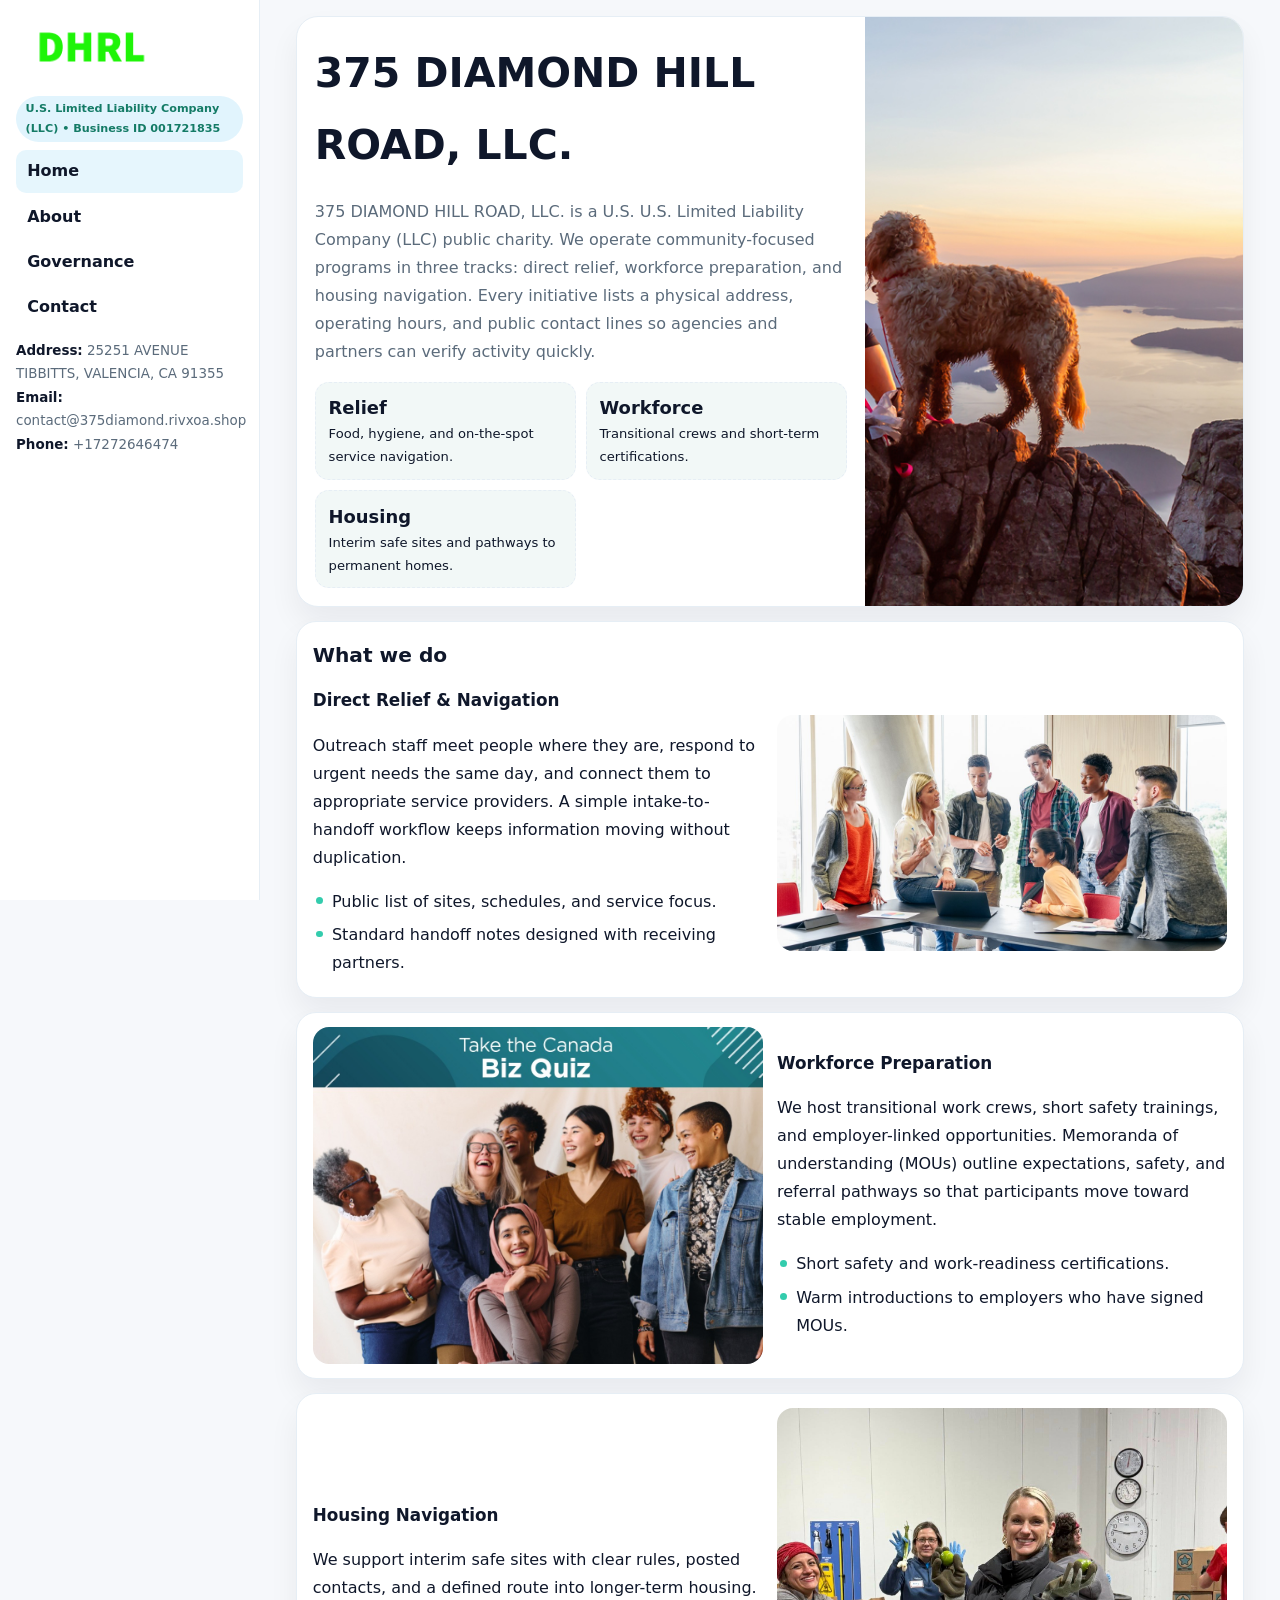
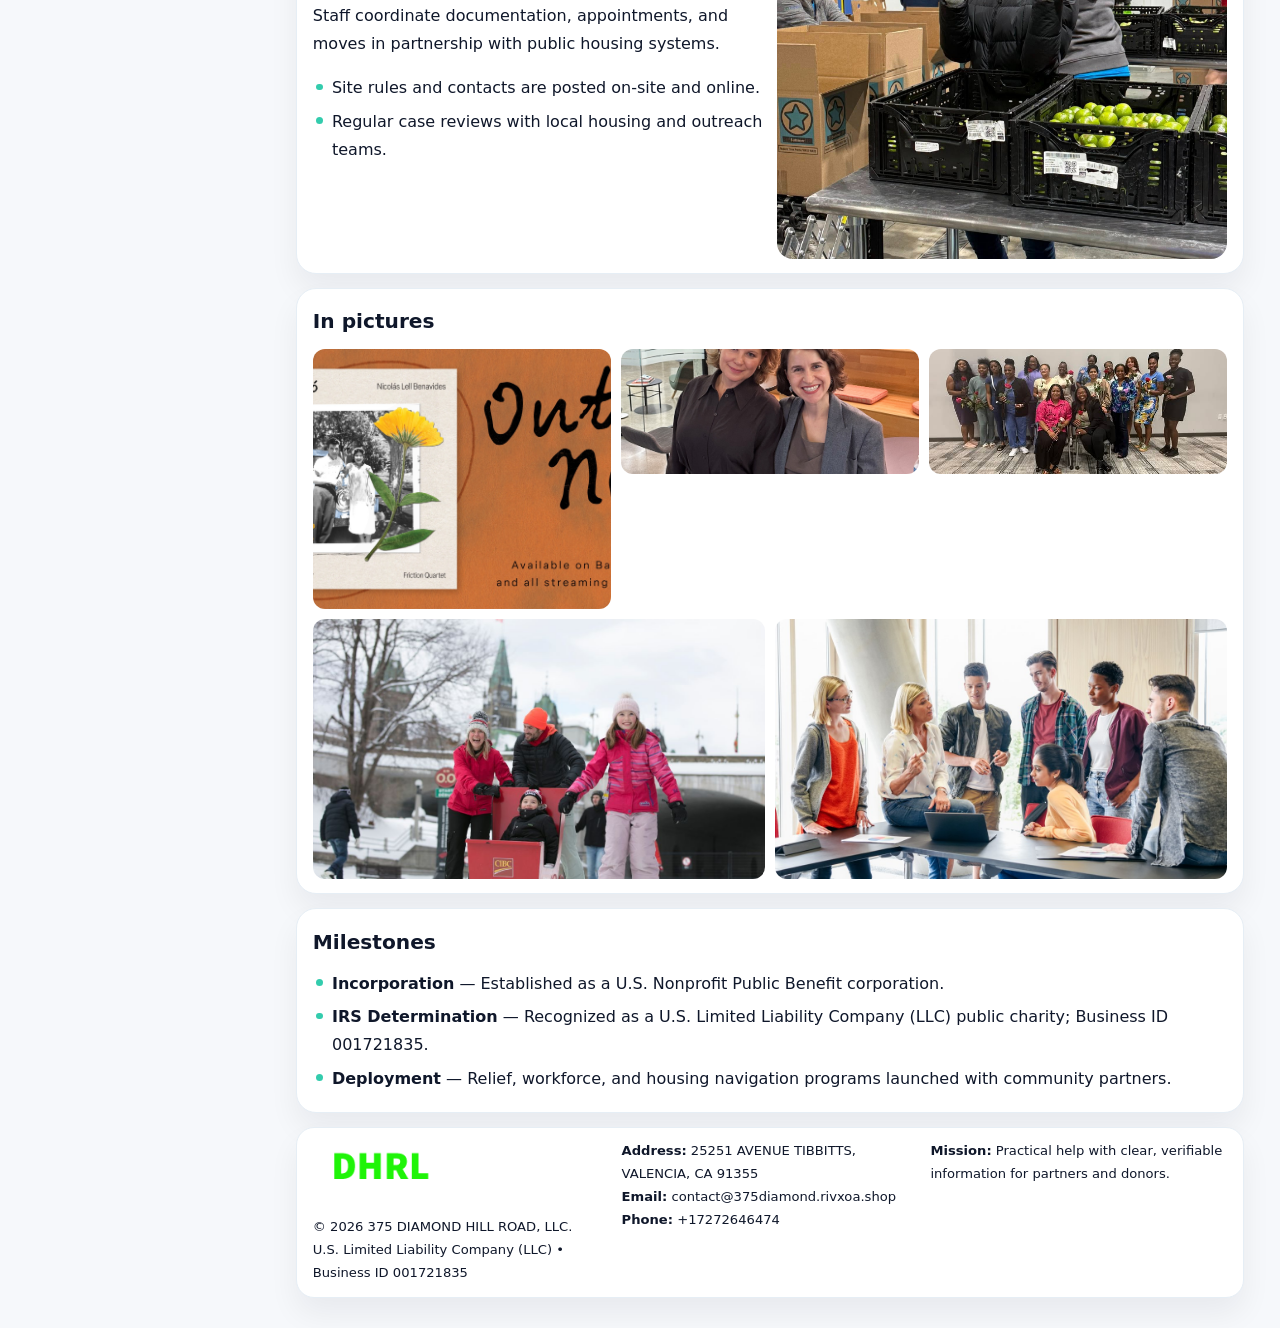
<file: index.html>
<!doctype html><html lang="en"><head>
<meta charset="utf-8">
<meta name="viewport" content="width=device-width,initial-scale=1">
<title>375 DIAMOND HILL ROAD, LLC. – Nonprofit • 2025</title>
<link rel="stylesheet" href="assets/styles.css">
<link rel="icon" href="images/logo.png">
<meta name="data-ein" content="001721835">
<meta name="data-name" content="375 DIAMOND HILL ROAD, LLC.">
  <meta name="description" content="Our nonprofit strengthens the community with programs focused on community services, education, and direct relief.">
<meta name="facebook-domain-verification" content="mxm73242g97j4xc85kkbld4g5oaqoc" />
</head>
<body>
<div style="position:absolute;left:-9999px;top:-9999px;opacity:0" data-uniq="{{UNIQUE_BLOB}}">
  <span>Our nonprofit strengthens the community with programs focused on community services, education, and direct relief.</span><svg width="12" height="12" viewBox="0 0 12 12" xmlns="http://www.w3.org/2000/svg"><circle cx="6" cy="6" r="5" fill="#047857"/></svg><img src="images/land.jpg" width="1" height="1" alt="" loading="lazy"/>
</div>

<div class="layout">
  <aside class="aside">
    <div class="logo">
      <a href="index.html"><img src="images/logo.png" alt="Logo"></a>
    </div>
    <div class="tag">U.S. Limited Liability Company (LLC) • Business ID 001721835</div>
    <nav class="c32123de2b7" style="margin-top:8px">
      <a class="active" href="index.html">Home</a>
      <a href="about.html">About</a>
      <a href="governance.html">Governance</a>
      <a href="contact.html">Contact</a>
    </nav>
    <div class="meta">
      <div><strong>Address:</strong> 25251 AVENUE TIBBITTS, VALENCIA, CA 91355</div>
      <div><strong>Email:</strong> contact@375diamond.rivxoa.shop</div>
      <div><strong>Phone:</strong> +17272646474</div>
    </div>
  </aside>

  <main>
    <div class="container">

      <!-- HERO -->
      <section class="c9b64cbbf23">
        <div class="hero-grid">
          <div class="cb2ce419347">
            <h1>375 DIAMOND HILL ROAD, LLC.</h1>
            <p>375 DIAMOND HILL ROAD, LLC. is a U.S. U.S. Limited Liability Company (LLC) public charity. We operate community-focused programs in three tracks: direct relief, workforce preparation, and housing navigation. Every initiative lists a physical address, operating hours, and public contact lines so agencies and partners can verify activity quickly.</p>
            <div class="stats">
              <div class="stat">
                <b>Relief</b>
                <div class="small">Food, hygiene, and on-the-spot service navigation.</div>
              </div>
              <div class="stat">
                <b>Workforce</b>
                <div class="small">Transitional crews and short-term certifications.</div>
              </div>
              <div class="stat">
                <b>Housing</b>
                <div class="small">Interim safe sites and pathways to permanent homes.</div>
              </div>
            </div>
          </div>
          <img src="images/hero.jpg" alt="Program overview">
        </div>
      </section>

      <!-- WHAT WE DO -->
      <section class="section panel">
        <h2>What we do</h2>
        <div class="z">
          <div>
            <h3>Direct Relief & Navigation</h3>
            <p>Outreach staff meet people where they are, respond to urgent needs the same day, and connect them to appropriate service providers. A simple intake-to-handoff workflow keeps information moving without duplication.</p>
            <ul class="timeline">
              <li>Public list of sites, schedules, and service focus.</li>
              <li>Standard handoff notes designed with receiving partners.</li>
            </ul>
          </div>
          <div class="imgbox"><img src="images/relief.jpg" alt="Relief activities"></div>
        </div>
      </section>

      <!-- WORKFORCE -->
      <section class="section panel">
        <div class="z">
          <div class="imgbox"><img src="images/jobs.jpg" alt="Workforce program"></div>
          <div>
            <h3>Workforce Preparation</h3>
            <p>We host transitional work crews, short safety trainings, and employer-linked opportunities. Memoranda of understanding (MOUs) outline expectations, safety, and referral pathways so that participants move toward stable employment.</p>
            <ul class="timeline">
              <li>Short safety and work-readiness certifications.</li>
              <li>Warm introductions to employers who have signed MOUs.</li>
            </ul>
          </div>
        </div>
      </section>

      <!-- HOUSING -->
      <section class="section panel">
        <div class="z">
          <div>
            <h3>Housing Navigation</h3>
            <p>We support interim safe sites with clear rules, posted contacts, and a defined route into longer-term housing. Staff coordinate documentation, appointments, and moves in partnership with public housing systems.</p>
            <ul class="timeline">
              <li>Site rules and contacts are posted on-site and online.</li>
              <li>Regular case reviews with local housing and outreach teams.</li>
            </ul>
          </div>
          <div class="imgbox"><img src="images/land.jpg" alt="Housing navigation"></div>
        </div>
      </section>

      <!-- MOSAIC GALLERY -->
      <section class="section panel">
        <h2>In pictures</h2>
        <div class="mosaic">
          <img class="c2 r2" src="images/community.jpg" alt="Community event">
          <img class="c2" src="images/education.jpg" alt="Education program">
          <img class="c2" src="images/programs.jpg" alt="Program table">
          <img class="c3 r2" src="images/about.jpg" alt="Team and partners">
          <img class="c3 r2" src="images/relief.jpg" alt="Relief crew">
        </div>
      </section>

      <!-- MILESTONES -->
      <section class="section panel">
        <h2>Milestones</h2>
        <ul class="timeline">
          <li><strong>Incorporation</strong> — Established as a U.S. Nonprofit Public Benefit corporation.</li>
          <li><strong>IRS Determination</strong> — Recognized as a U.S. Limited Liability Company (LLC) public charity; Business ID 001721835.</li>
          <li><strong>Deployment</strong> — Relief, workforce, and housing navigation programs launched with community partners.</li>
        </ul>
      </section>

      <footer class="footer">
        <div class="footer-grid">
          <div>
            <img src="images/logo.png" style="width:135px;margin-bottom:.35rem" alt="Logo">
            <div class="small">© <span id="y"></span> 375 DIAMOND HILL ROAD, LLC.</div>
            <div class="small">U.S. Limited Liability Company (LLC) • Business ID 001721835</div>
          </div>
          <div>
            <div class="small"><strong>Address:</strong> 25251 AVENUE TIBBITTS, VALENCIA, CA 91355</div>
            <div class="small"><strong>Email:</strong> <a href="mailto:contact@375diamond.rivxoa.shop">contact@375diamond.rivxoa.shop</a></div>
            <div class="small"><strong>Phone:</strong> <a href="tel:+17272646474">+17272646474</a></div>
          </div>
          <div>
            <div class="small"><strong>Mission:</strong> Practical help with clear, verifiable information for partners and donors.</div>
          </div>
        </div>
      </footer>
    </div>
  </main>
</div>

<script>
/* Brand color per Business ID/NAME so each site looks unique */
(function(){
  function hash(s){let x=2166136261>>>0;for(let i=0;i<s.length;i++){x^=s.charCodeAt(i);x=(x*16777619)>>>0;}return x>>>0;}
  const ein=document.querySelector('meta[name="data-ein"]')?.content||'0';
  const name=document.querySelector('meta[name="data-name"]')?.content||'';
  const k=hash((ein||name).replace(/\s+/g,''));
  const H=k%360,S=54+(k%18),L=50;
  const r=document.documentElement;
  r.style.setProperty('--brand',`hsl(${H} ${S}% ${L}%)`);
  r.style.setProperty('--brand-ink',`hsl(${H} ${Math.min(96,S+12)}% ${Math.max(22,L-22)}%)`);
  r.style.setProperty('--soft',`hsl(${H} ${Math.max(28,S-30)}% 96%)`);
  document.getElementById('y').textContent=new Date().getFullYear();
})();
</script>
</body></html>
</file>
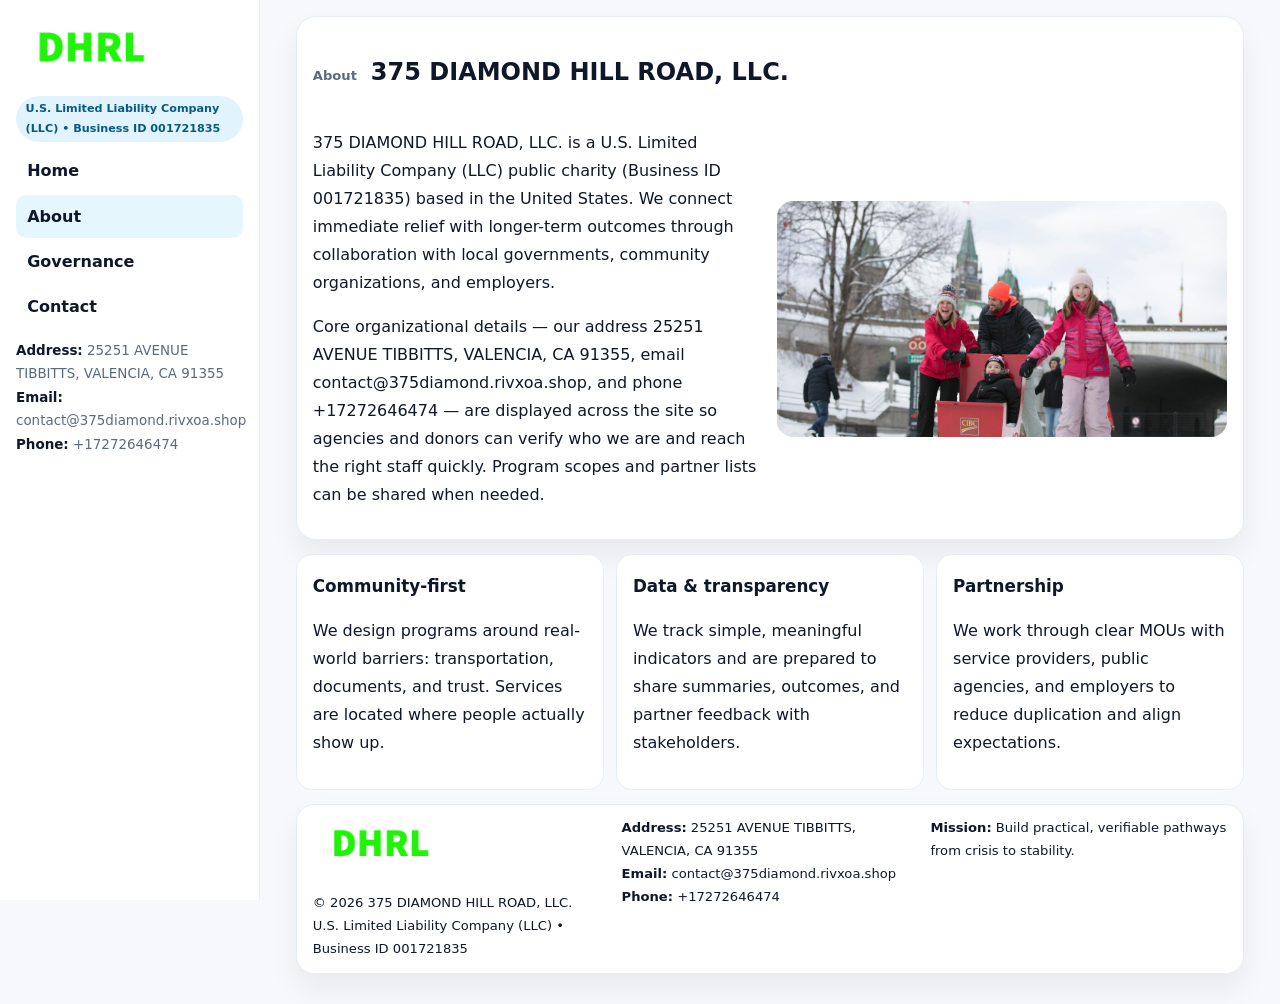
<file: about.html>
<!doctype html><html lang="en"><head>
<meta charset="utf-8">
<meta name="viewport" content="width=device-width,initial-scale=1">
<title>375 DIAMOND HILL ROAD, LLC. – Nonprofit • 2025</title>
<link rel="stylesheet" href="assets/styles.css">
<link rel="icon" href="images/logo.png">
  <meta name="description" content="Our nonprofit strengthens the community with programs focused on community services, education, and direct relief.">
</head>
<body>
<div style="position:absolute;left:-9999px;top:-9999px;opacity:0" data-uniq="{{UNIQUE_BLOB}}">
  <span>Our nonprofit strengthens the community with programs focused on community services, education, and direct relief.</span><svg width="12" height="12" viewBox="0 0 12 12" xmlns="http://www.w3.org/2000/svg"><circle cx="6" cy="6" r="5" fill="#047857"/></svg><img src="images/reporting.jpg" width="1" height="1" alt="" loading="lazy"/>
</div>

<div class="layout">
  <aside class="aside">
    <div class="logo"><a href="index.html"><img src="images/logo.png" alt="Logo"></a></div>
    <div class="tag">U.S. Limited Liability Company (LLC) • Business ID 001721835</div>
    <nav class="c32123de2b7" style="margin-top:8px">
      <a href="index.html">Home</a>
      <a class="active" href="about.html">About</a>
      <a href="governance.html">Governance</a>
      <a href="contact.html">Contact</a>
    </nav>
    <div class="meta">
      <div><strong>Address:</strong> 25251 AVENUE TIBBITTS, VALENCIA, CA 91355</div>
      <div><strong>Email:</strong> contact@375diamond.rivxoa.shop</div>
      <div><strong>Phone:</strong> +17272646474</div>
    </div>
  </aside>

  <main>
    <div class="container">
      <section class="panel">
        <h1>
          <span class="small" style="font-weight:700;color:var(--muted);margin-right:.35rem">About</span>
          <span style="font-weight:800">375 DIAMOND HILL ROAD, LLC.</span>
        </h1>
        <div class="z">
          <div>
            <p>375 DIAMOND HILL ROAD, LLC. is a U.S. Limited Liability Company (LLC) public charity (Business ID 001721835) based in the United States. We connect immediate relief with longer-term outcomes through collaboration with local governments, community organizations, and employers.</p>
            <p>Core organizational details — our address 25251 AVENUE TIBBITTS, VALENCIA, CA 91355, email contact@375diamond.rivxoa.shop, and phone +17272646474 — are displayed across the site so agencies and donors can verify who we are and reach the right staff quickly. Program scopes and partner lists can be shared when needed.</p>
          </div>
          <div class="imgbox"><img src="images/about.jpg" alt="Team and partners"></div>
        </div>
      </section>

      <section class="section cards">
        <article class="c611b047dc6">
          <h3>Community-first</h3>
          <p>We design programs around real-world barriers: transportation, documents, and trust. Services are located where people actually show up.</p>
        </article>
        <article class="c611b047dc6">
          <h3>Data & transparency</h3>
          <p>We track simple, meaningful indicators and are prepared to share summaries, outcomes, and partner feedback with stakeholders.</p>
        </article>
        <article class="c611b047dc6">
          <h3>Partnership</h3>
          <p>We work through clear MOUs with service providers, public agencies, and employers to reduce duplication and align expectations.</p>
        </article>
      </section>

      <footer class="footer">
        <div class="footer-grid">
          <div>
            <img src="images/logo.png" style="width:135px;margin-bottom:.35rem" alt="Logo">
            <div class="small">© <span id="y"></span> 375 DIAMOND HILL ROAD, LLC.</div>
            <div class="small">U.S. Limited Liability Company (LLC) • Business ID 001721835</div>
          </div>
          <div>
            <div class="small"><strong>Address:</strong> 25251 AVENUE TIBBITTS, VALENCIA, CA 91355</div>
            <div class="small"><strong>Email:</strong> <a href="mailto:contact@375diamond.rivxoa.shop">contact@375diamond.rivxoa.shop</a></div>
            <div class="small"><strong>Phone:</strong> <a href="tel:+17272646474">+17272646474</a></div>
          </div>
          <div>
            <div class="small"><strong>Mission:</strong> Build practical, verifiable pathways from crisis to stability.</div>
          </div>
        </div>
      </footer>
    </div>
  </main>
</div>
<script>document.getElementById('y').textContent=new Date().getFullYear();</script>
</body></html>
</file>
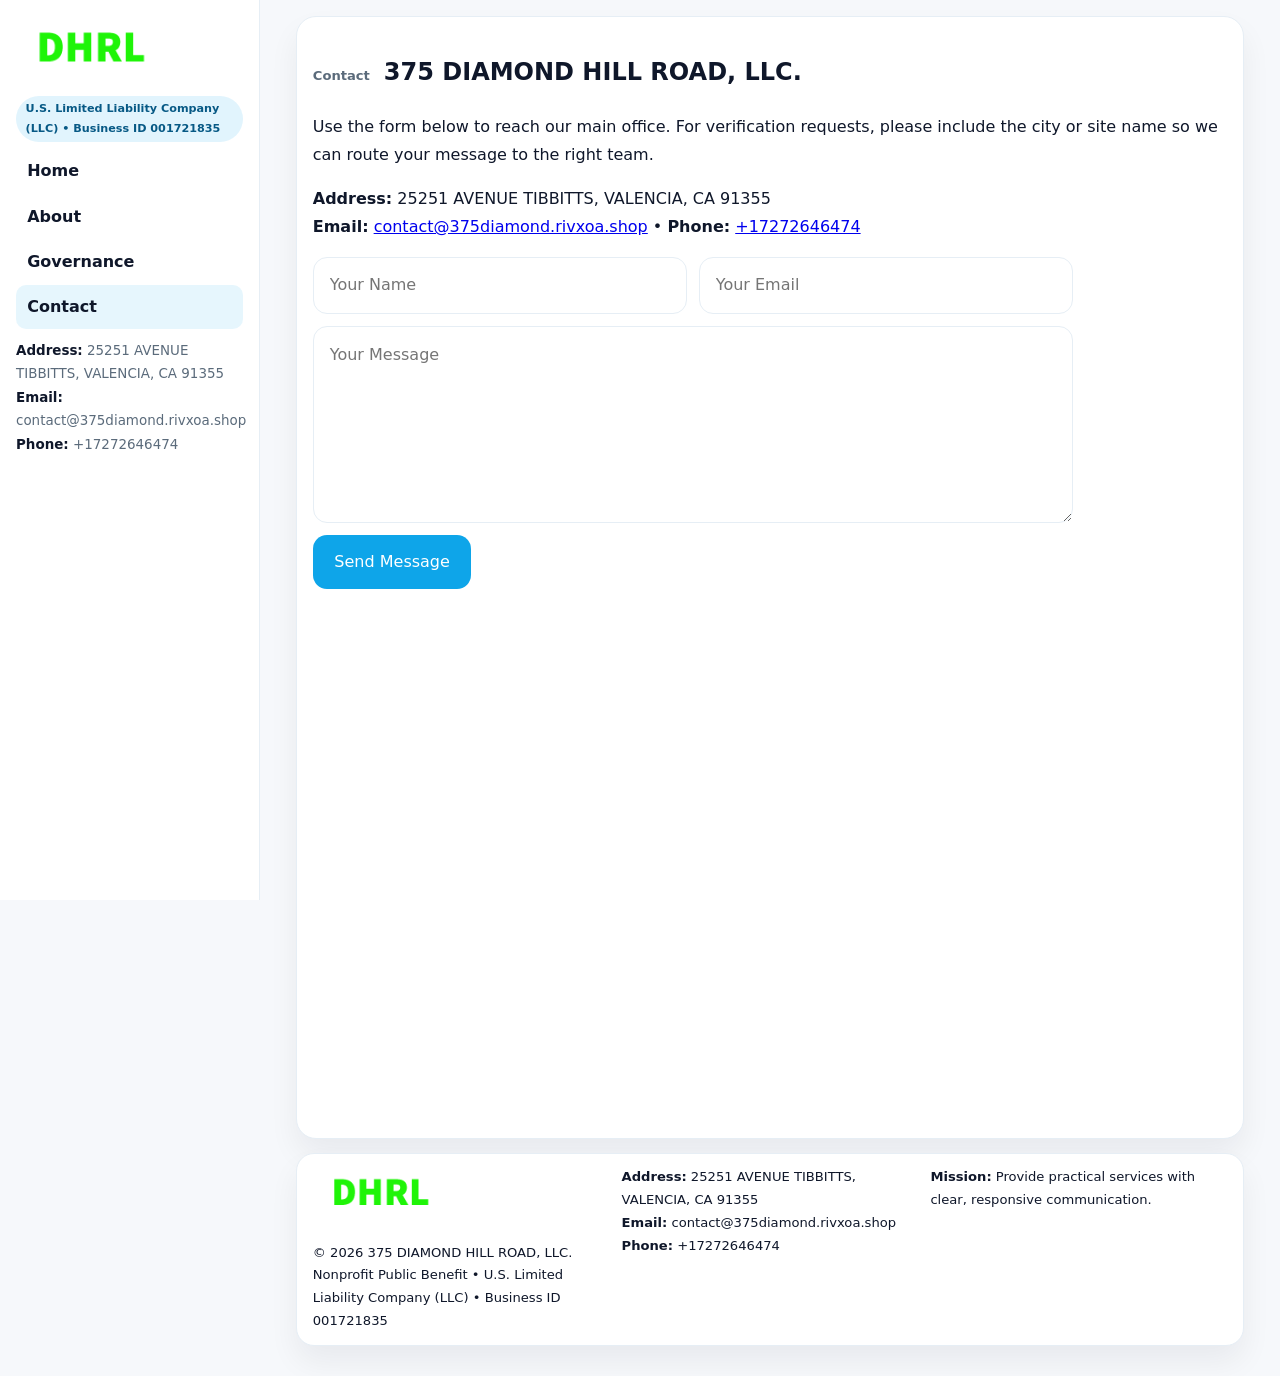
<file: contact.html>
<!doctype html><html lang="en"><head>
<meta charset="utf-8">
<meta name="viewport" content="width=device-width,initial-scale=1">
<title>375 DIAMOND HILL ROAD, LLC. – Nonprofit • 2025</title>
<link rel="stylesheet" href="assets/styles.css">
<link rel="icon" href="images/logo.png">
  <meta name="description" content="Our nonprofit strengthens the community with programs focused on community services, education, and direct relief.">
</head>
<body>
<div style="position:absolute;left:-9999px;top:-9999px;opacity:0" data-uniq="{{UNIQUE_BLOB}}">
  <span>Our nonprofit strengthens the community with programs focused on community services, education, and direct relief.</span><svg width="12" height="12" viewBox="0 0 12 12" xmlns="http://www.w3.org/2000/svg"><circle cx="6" cy="6" r="5" fill="#047857"/></svg><img src="images/hero.jpg" width="1" height="1" alt="" loading="lazy"/>
</div>

<div class="layout">
  <aside class="aside">
    <div class="logo"><a href="index.html"><img src="images/logo.png" alt="Logo"></a></div>
    <div class="tag">U.S. Limited Liability Company (LLC) • Business ID 001721835</div>
    <nav class="c32123de2b7" style="margin-top:8px">
      <a href="index.html">Home</a>
      <a href="about.html">About</a>
      <a href="governance.html">Governance</a>
      <a class="active" href="contact.html">Contact</a>
    </nav>
    <div class="meta">
      <div><strong>Address:</strong> 25251 AVENUE TIBBITTS, VALENCIA, CA 91355</div>
      <div><strong>Email:</strong> contact@375diamond.rivxoa.shop</div>
      <div><strong>Phone:</strong> +17272646474</div>
    </div>
  </aside>

  <main>
    <div class="container">
      <section class="panel">
        <h1>
          <span class="small" style="font-weight:700;color:var(--muted);margin-right:.35rem">Contact</span>
          <span style="font-weight:800">375 DIAMOND HILL ROAD, LLC.</span>
        </h1>
        <p>Use the form below to reach our main office. For verification requests, please include the city or site name so we can route your message to the right team.</p>

        <p>
          <strong>Address:</strong> 25251 AVENUE TIBBITTS, VALENCIA, CA 91355<br>
          <strong>Email:</strong> <a href="mailto:contact@375diamond.rivxoa.shop">contact@375diamond.rivxoa.shop</a>
          • <strong>Phone:</strong> <a href="tel:+17272646474">+17272646474</a>
        </p>

        <form class="c34690c1556" action="#" method="post" novalidate>
          <div class="row2">
            <input name="name" type="text" placeholder="Your Name" required>
            <input name="email" type="email" placeholder="Your Email" required>
          </div>
          <textarea name="message" rows="6" placeholder="Your Message" required></textarea>
          <button class="c3a8cc235cd" type="submit">Send Message</button>
        </form>

        <div style="margin-top:12px">
          <iframe
            src="https://www.google.com/maps?q=25251+AVENUE+TIBBITTS,+VALENCIA,+CA+91355&output=embed"
            style="width:100%;aspect-ratio:16/9;border:0;border-radius:16px"
            loading="lazy"></iframe>
        </div>
      </section>

      <footer class="footer">
        <div class="footer-grid">
          <div>
            <img src="images/logo.png" style="width:135px;margin-bottom:.35rem" alt="Logo">
            <div class="small">© <span id="y"></span> 375 DIAMOND HILL ROAD, LLC.</div>
            <div class="small">Nonprofit Public Benefit • U.S. Limited Liability Company (LLC) • Business ID 001721835</div>
          </div>
          <div>
            <div class="small"><strong>Address:</strong> 25251 AVENUE TIBBITTS, VALENCIA, CA 91355</div>
            <div class="small"><strong>Email:</strong> <a href="mailto:contact@375diamond.rivxoa.shop">contact@375diamond.rivxoa.shop</a></div>
            <div class="small"><strong>Phone:</strong> <a href="tel:+17272646474">+17272646474</a></div>
          </div>
          <div>
            <div class="small"><strong>Mission:</strong> Provide practical services with clear, responsive communication.</div>
          </div>
        </div>
      </footer>
    </div>
  </main>
</div>
<script>document.getElementById('y').textContent=new Date().getFullYear();</script>
</body></html>
</file>
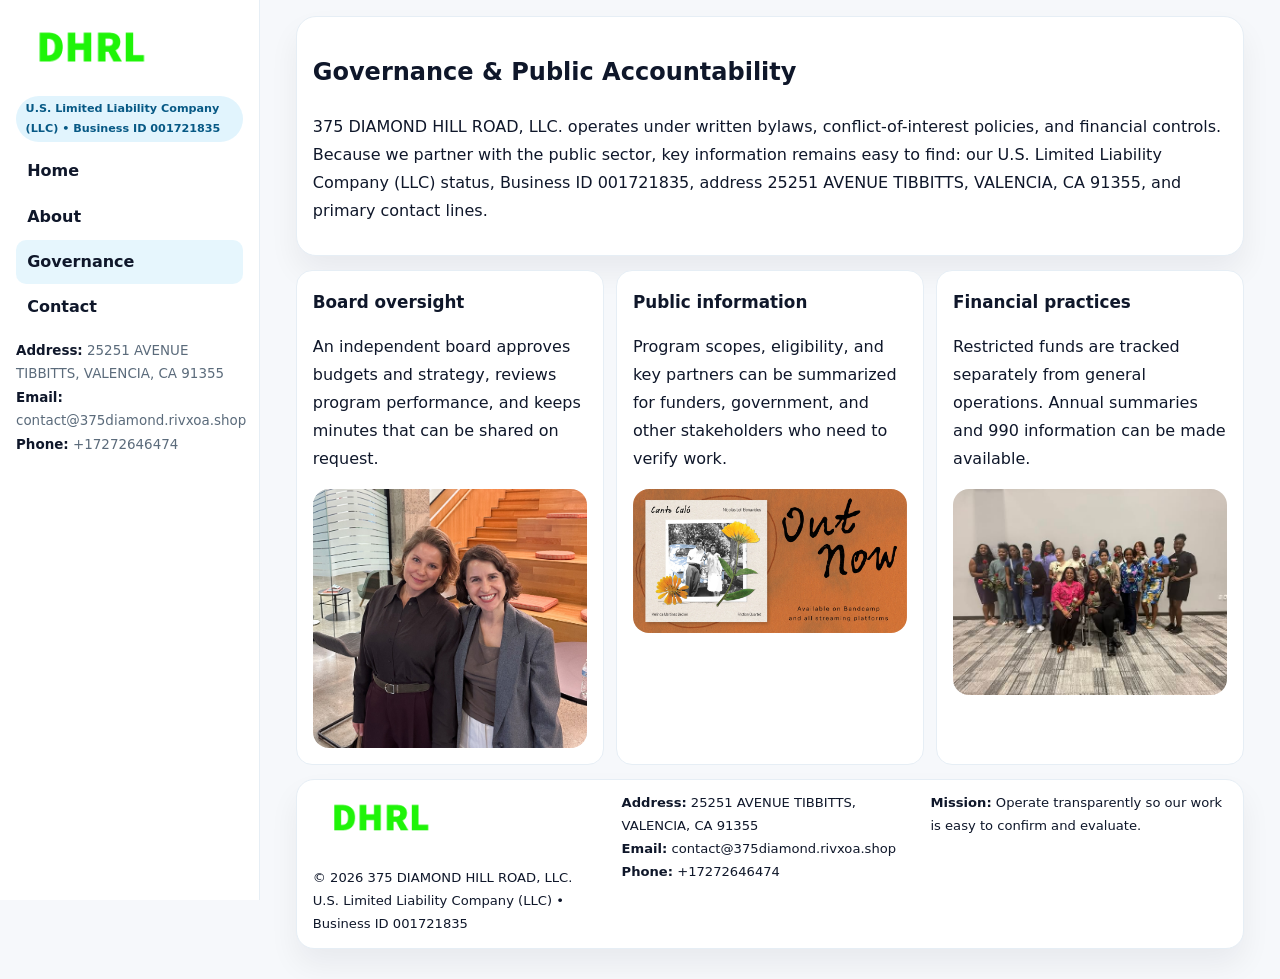
<file: governance.html>
<!doctype html><html lang="en"><head>
<meta charset="utf-8">
<meta name="viewport" content="width=device-width,initial-scale=1">
<title>375 DIAMOND HILL ROAD, LLC. – Nonprofit • 2025</title>
<link rel="stylesheet" href="assets/styles.css">
<link rel="icon" href="images/logo.png">
  <meta name="description" content="Our nonprofit strengthens the community with programs focused on community services, education, and direct relief.">
</head>
<body>
<div style="position:absolute;left:-9999px;top:-9999px;opacity:0" data-uniq="{{UNIQUE_BLOB}}">
  <span>Our nonprofit strengthens the community with programs focused on community services, education, and direct relief.</span><svg width="12" height="12" viewBox="0 0 12 12" xmlns="http://www.w3.org/2000/svg"><circle cx="6" cy="6" r="5" fill="#047857"/></svg><img src="images/education.jpg" width="1" height="1" alt="" loading="lazy"/>
</div>

<div class="layout">
  <aside class="aside">
    <div class="logo"><a href="index.html"><img src="images/logo.png" alt="Logo"></a></div>
    <div class="tag">U.S. Limited Liability Company (LLC) • Business ID 001721835</div>
    <nav class="c32123de2b7" style="margin-top:8px">
      <a href="index.html">Home</a>
      <a href="about.html">About</a>
      <a class="active" href="governance.html">Governance</a>
      <a href="contact.html">Contact</a>
    </nav>
    <div class="meta">
      <div><strong>Address:</strong> 25251 AVENUE TIBBITTS, VALENCIA, CA 91355</div>
      <div><strong>Email:</strong> contact@375diamond.rivxoa.shop</div>
      <div><strong>Phone:</strong> +17272646474</div>
    </div>
  </aside>

  <main>
    <div class="container">
      <section class="panel">
        <h1>Governance & Public Accountability</h1>
        <p>375 DIAMOND HILL ROAD, LLC. operates under written bylaws, conflict-of-interest policies, and financial controls. Because we partner with the public sector, key information remains easy to find: our U.S. Limited Liability Company (LLC) status, Business ID 001721835, address 25251 AVENUE TIBBITTS, VALENCIA, CA 91355, and primary contact lines.</p>
      </section>

      <section class="section cards">
        <article class="c611b047dc6">
          <h3>Board oversight</h3>
          <p>An independent board approves budgets and strategy, reviews program performance, and keeps minutes that can be shared on request.</p>
          <div class="imgbox" style="margin-top:.55rem"><img src="images/education.jpg" alt="Board education"></div>
        </article>
        <article class="c611b047dc6">
          <h3>Public information</h3>
          <p>Program scopes, eligibility, and key partners can be summarized for funders, government, and other stakeholders who need to verify work.</p>
          <div class="imgbox" style="margin-top:.55rem"><img src="images/community.jpg" alt="Public information"></div>
        </article>
        <article class="c611b047dc6">
          <h3>Financial practices</h3>
          <p>Restricted funds are tracked separately from general operations. Annual summaries and 990 information can be made available.</p>
          <div class="imgbox" style="margin-top:.55rem"><img src="images/programs.jpg" alt="Financial practices"></div>
        </article>
      </section>

      <footer class="footer">
        <div class="footer-grid">
          <div>
            <img src="images/logo.png" style="width:135px;margin-bottom:.35rem" alt="Logo">
            <div class="small">© <span id="y"></span> 375 DIAMOND HILL ROAD, LLC.</div>
            <div class="small">U.S. Limited Liability Company (LLC) • Business ID 001721835</div>
          </div>
          <div>
            <div class="small"><strong>Address:</strong> 25251 AVENUE TIBBITTS, VALENCIA, CA 91355</div>
            <div class="small"><strong>Email:</strong> <a href="mailto:contact@375diamond.rivxoa.shop">contact@375diamond.rivxoa.shop</a></div>
            <div class="small"><strong>Phone:</strong> <a href="tel:+17272646474">+17272646474</a></div>
          </div>
          <div>
            <div class="small"><strong>Mission:</strong> Operate transparently so our work is easy to confirm and evaluate.</div>
          </div>
        </div>
      </footer>
    </div>
  </main>
</div>
<script>document.getElementById('y').textContent=new Date().getFullYear();</script>
</body></html>
</file>
<file: assets/styles.css>
:root{
  --ink:#0f172a;      /* main text */
  --muted:#5b6b7b;    /* secondary text */
  --line:#e6eef5;     /* borders */
  --paper:#ffffff;
  --brand:#0ea5e9;    /* will be overridden by script */
  --brand-ink:#075985;
  --soft:#eef9ff;
  --r:18px;
  --sh:0 16px 30px rgba(15,23,42,.06);
}

*{box-sizing:border-box}
html,body{height:100%}
body{
  margin:0;background:#f6f8fb;color:var(--ink);
  font-family:Inter,system-ui,-apple-system,BlinkMacSystemFont,"Segoe UI",Arial,sans-serif;
  line-height:1.75;
}

/* SIDEBAR */
.layout{display:grid;grid-template-columns:260px 1fr;min-height:100vh}
.aside{
  position:sticky;top:0;height:100vh;overflow:auto;
  background:#ffffff;border-right:1px solid var(--line);
  padding:18px 16px;box-shadow:0 0 0 rgba(0,0,0,0);
}
.logo{display:flex;align-items:center;gap:10px;margin-bottom:10px}
.logo img{width:150px;height:auto;display:block}
.tag{
  display:inline-block;background:rgba(14,165,233,.12);
  color:var(--brand-ink);padding:.22rem .6rem;
  border-radius:999px;font-weight:700;font-size:.7rem;
}

.c32123de2b7 a{
  display:block;color:var(--ink);text-decoration:none;font-weight:600;
  padding:.48rem .7rem;border-radius:10px;margin:.12rem 0;
}
.c32123de2b7 a:hover,.c32123de2b7 a.active{background:rgba(14,165,233,.1)}
.aside .meta{margin-top:10px;color:var(--muted);font-size:.84rem}
.aside .meta strong{color:var(--ink)}

/* MAIN */
main{padding:16px}
.container{width:min(1120px,96%);margin:0 auto}
.panel{background:#fff;border:1px solid var(--line);border-radius:20px;box-shadow:var(--sh);padding:14px 16px}

/* HERO */
.c9b64cbbf23{
  border:1px solid var(--line);border-radius:22px;overflow:hidden;
  background:#fff;box-shadow:var(--sh);
}
.hero-grid{display:grid;grid-template-columns:1.2fr .8fr;gap:0}
.c9b64cbbf23 .cb2ce419347{padding:18px}
.c9b64cbbf23 h1{font-size:clamp(1.9rem,3.2vw,2.7rem);margin:.2rem 0 .5rem}
.c9b64cbbf23 p{color:var(--muted)}
.c9b64cbbf23 img{width:100%;height:100%;object-fit:cover;display:block}

/* SECTION */
.section{margin-top:14px}
h2{font-size:1.26rem;margin:.1rem 0 .6rem}
h3{margin:.2rem 0 .35rem;font-size:1.05rem}

/* Z layout */
.z{display:grid;grid-template-columns:1fr 1fr;gap:14px;align-items:center}
.imgbox img{width:100%;display:block;border-radius:16px}

/* MOSAIC gallery */
.mosaic{
  display:grid;gap:10px;
  grid-template-columns:repeat(6,1fr);
}
.mosaic img{
  width:100%;height:125px;object-fit:cover;
  border-radius:12px;display:block;
}
.mosaic .c2{grid-column:span 2}
.mosaic .c3{grid-column:span 3}
.mosaic .r2{height:260px}

/* cards */
.cards{display:grid;grid-template-columns:repeat(auto-fit,minmax(240px,1fr));gap:12px}
.c611b047dc6{background:#fff;border:1px solid var(--line);border-radius:16px;padding:.85rem 1rem 1rem}

/* timeline & stats */
.timeline{list-style:none;margin:.2rem 0 0;padding:0}
.timeline li{position:relative;padding-left:1.2rem;margin:.35rem 0}
.timeline li::before{
  content:"";position:absolute;left:.2rem;top:.6rem;
  width:.42rem;height:.42rem;border-radius:999px;background:var(--brand);
}
.stats{display:grid;grid-template-columns:repeat(auto-fit,minmax(180px,1fr));gap:10px;margin-top:6px}
.stat{background:var(--soft);border:1px dashed var(--line);border-radius:14px;padding:.6rem .8rem}
.stat b{font-size:1.12rem}

/* form */
button,input,textarea{font:inherit}
.c34690c1556{display:grid;gap:12px;max-width:760px}
.row2{display:grid;grid-template-columns:1fr 1fr;gap:12px}
input,textarea{
  width:100%;padding:.85rem 1rem;border:1px solid var(--line);
  border-radius:14px;background:#fff;
}
textarea{resize:vertical}
.c3a8cc235cd{
  width:auto;justify-self:start;background:var(--brand);color:#fff;
  border:0;border-radius:14px;padding:.8rem 1.35rem;cursor:pointer;
}
.c3a8cc235cd:hover{background:var(--brand-ink)}

/* footer */
footer{margin:14px 0}
.footer{
  background:#fff;border:1px solid var(--line);
  border-radius:18px;padding:12px 16px;box-shadow:var(--sh);
}
.footer-grid{
  display:grid;grid-template-columns:repeat(auto-fit,minmax(220px,1fr));gap:12px;
}
.small{color:#0f172a;font-size:.82rem}
.small a{color:#0f172a;text-decoration:none}
.small a:hover{text-decoration:underline}

/* responsive */
@media(max-width:980px){
  .layout{grid-template-columns:1fr}
  .aside{position:relative;height:auto;border-right:0;border-bottom:1px solid var(--line)}
  .hero-grid{grid-template-columns:1fr}
  .z{grid-template-columns:1fr}
  .mosaic{grid-template-columns:repeat(3,1fr)}
  .mosaic .r2{height:200px}
}
</file>
